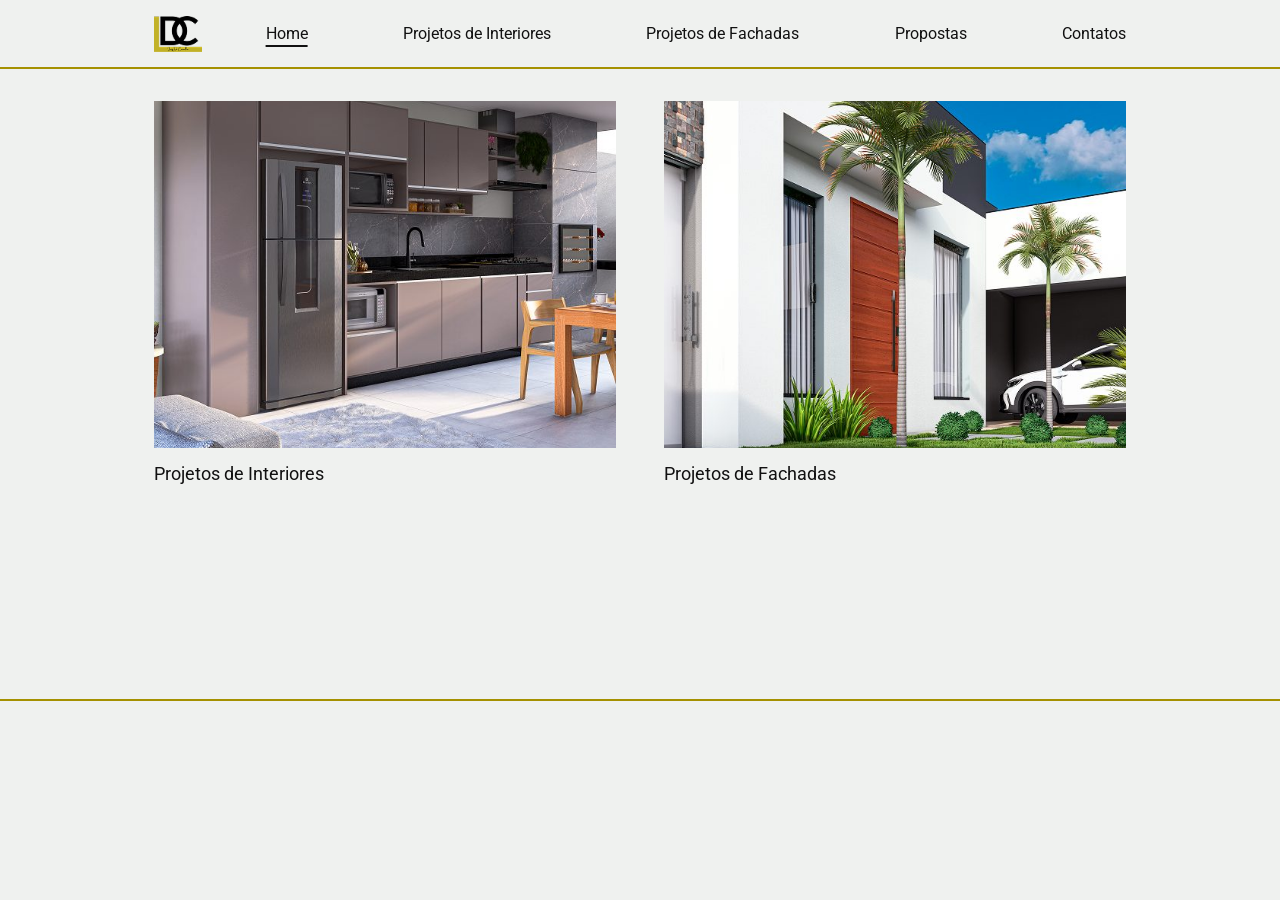
<file: index.html>
<!DOCTYPE html>
<html lang="pt-BR">
<head>
    <meta charset="UTF-8">
    <meta name="viewport" content="width=device-width, initial-scale=1.0">
    <title>Home | DC</title>
    <link rel="preconnect" href="https://fonts.googleapis.com">
    <link rel="preconnect" href="https://fonts.gstatic.com" crossorigin>
    <link href="https://fonts.googleapis.com/css2?family=Roboto:wght@400;500&display=swap" rel="stylesheet">
    <link rel="stylesheet" href="style.css">
</head>
<body>
    <header class="topo">
        <div class="topo__interno">
            <a class="logo" href="index.html" aria-label="DC, ir para a página inicial"><img src="img/logo.png" alt="" width="32" height="24"></a>
            <button class="menu-botao" type="button" aria-expanded="false" aria-controls="menu">Menu</button>
            <nav id="menu" class="menu" aria-label="Principal"><a href="index.html" aria-current="page">Home</a><a href="interiores.html">Projetos de Interiores</a><a href="fachadas.html">Projetos de Fachadas</a><a href="propostas.html">Propostas</a><a href="contatos.html">Contatos</a></nav>
        </div>
    </header>
    <main class="conteudo">
        <h1 class="sr-only">Home</h1>
        <div class="atalhos">
            <a class="atalho" href="interiores.html"><img src="img/interior-01.jpg" alt="" width="602" height="600"><span>Projetos de Interiores</span></a>
            <a class="atalho" href="fachadas.html"><img src="img/fachada-01.jpg" alt="" width="608" height="500"><span>Projetos de Fachadas</span></a>
        </div>
    </main>
    <footer class="rodape"></footer>
    <script src="app.js" defer></script>
</body>
</html>
</file>
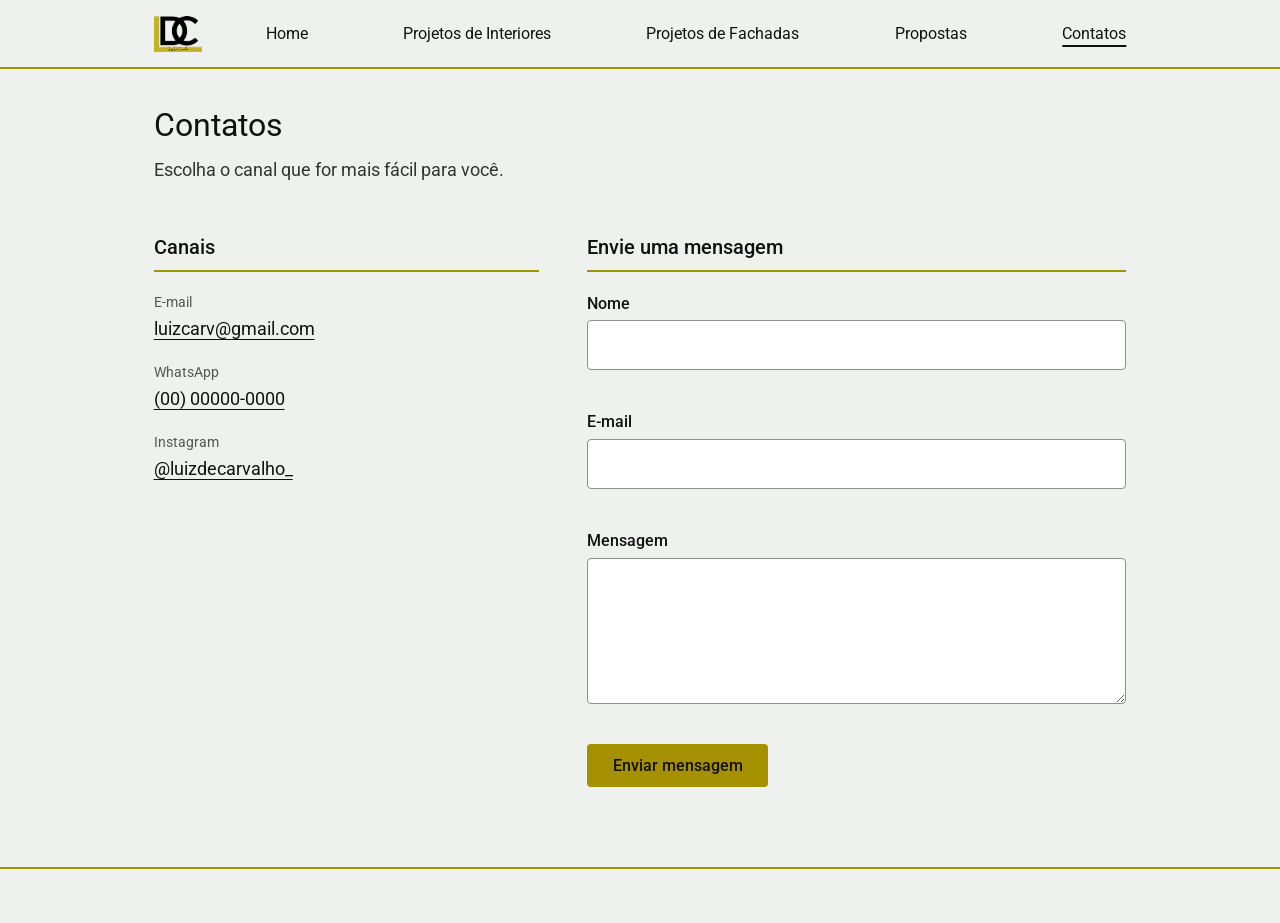
<file: contatos.html>
<!DOCTYPE html>
<html lang="pt-BR">
<head>
    <meta charset="UTF-8">
    <meta name="viewport" content="width=device-width, initial-scale=1.0">
    <title>Contatos | DC</title>
    <link rel="preconnect" href="https://fonts.googleapis.com">
    <link rel="preconnect" href="https://fonts.gstatic.com" crossorigin>
    <link href="https://fonts.googleapis.com/css2?family=Roboto:wght@400;500&display=swap" rel="stylesheet">
    <link rel="stylesheet" href="style.css">
</head>
<body>
    <header class="topo">
        <div class="topo__interno">
            <a class="logo" href="index.html" aria-label="DC, ir para a página inicial"><img src="img/logo.png" alt="" width="32" height="24"></a>
            <button class="menu-botao" type="button" aria-expanded="false" aria-controls="menu">Menu</button>
            <nav id="menu" class="menu" aria-label="Principal"><a href="index.html">Home</a><a href="interiores.html">Projetos de Interiores</a><a href="fachadas.html">Projetos de Fachadas</a><a href="propostas.html">Propostas</a><a href="contatos.html" aria-current="page">Contatos</a></nav>
        </div>
    </header>
    <main class="conteudo">
        <h1>Contatos</h1>
        <p class="lede">Escolha o canal que for mais fácil para você.</p>
        <div class="duas-colunas">
            <section aria-labelledby="t-canais">
                <h2 id="t-canais">Canais</h2>
                <ul class="canais">
                    <li><span>E-mail</span><a data-contato="email" href="mailto:seu-email@exemplo.com">seu-email@exemplo.com</a></li>
                    <li><span>WhatsApp</span><a data-contato="whatsapp" href="https://wa.me/5500000000000">(00) 00000-0000</a></li>
                    <li><span>Instagram</span><a data-contato="instagram" href="https://instagram.com/luizdecarvalho_">@luizdecarvalho_</a></li>
                </ul>
            </section>
            <section aria-labelledby="t-msg" class="bloco-form">
                <h2 id="t-msg">Envie uma mensagem</h2>
                <form data-assunto="Contato pelo site" novalidate>
            <div class="campo">
                <label for="nome">Nome</label>
                <input id="nome" name="nome" type="text" aria-describedby="nome-erro" autocomplete="name">
                <p id="nome-erro" class="erro" role="alert"></p>
            </div>
            <div class="campo">
                <label for="email">E-mail</label>
                <input id="email" name="email" type="email" aria-describedby="email-erro" autocomplete="email">
                <p id="email-erro" class="erro" role="alert"></p>
            </div>
            <div class="campo">
                <label for="mensagem">Mensagem</label>
                <textarea id="mensagem" name="mensagem" rows="5" aria-describedby="mensagem-erro"></textarea>
                <p id="mensagem-erro" class="erro" role="alert"></p>
            </div>
                    <button class="botao" type="submit">Enviar mensagem</button>
                    <p class="status" role="status"></p>
                </form>
            </section>
        </div>
    </main>
    <footer class="rodape"></footer>
    <script src="app.js" defer></script>
</body>
</html>
</file>
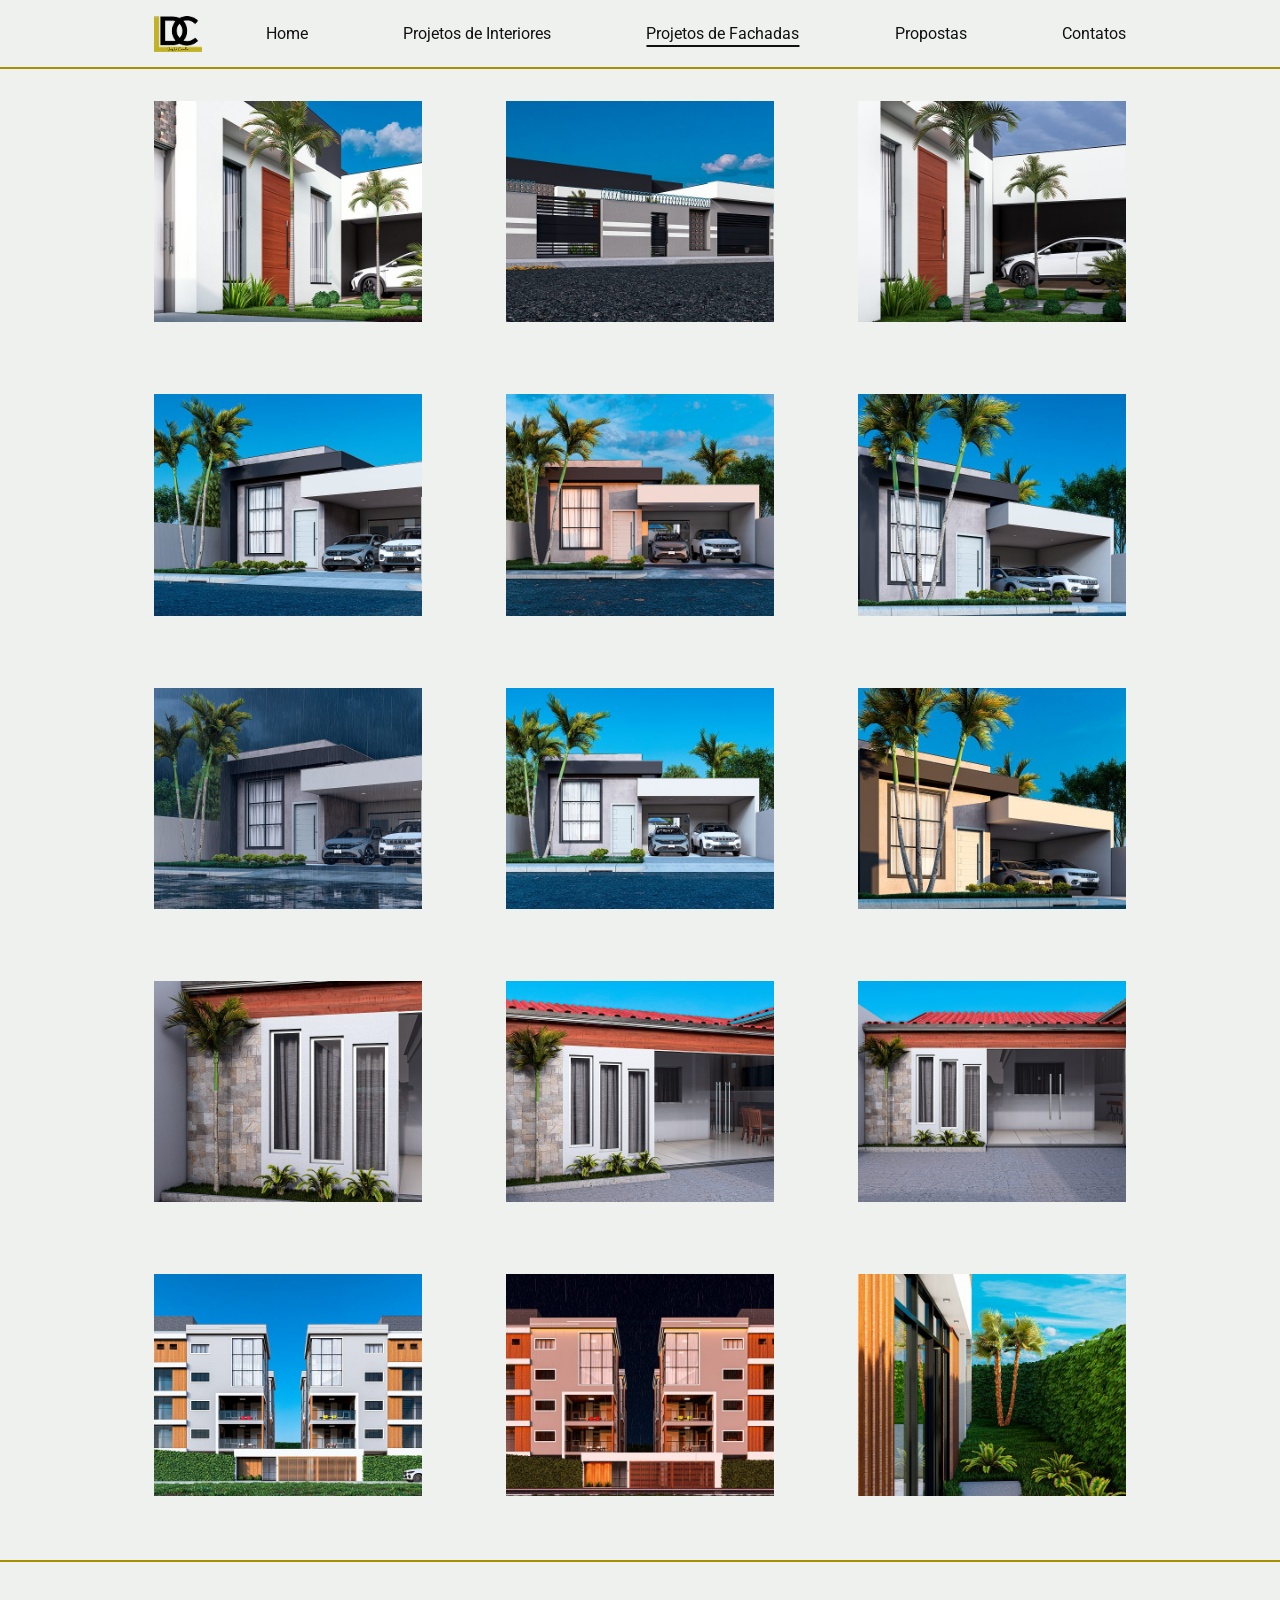
<file: fachadas.html>
<!DOCTYPE html>
<html lang="pt-BR">
<head>
    <meta charset="UTF-8">
    <meta name="viewport" content="width=device-width, initial-scale=1.0">
    <title>Projetos de Fachadas | DC</title>
    <link rel="preconnect" href="https://fonts.googleapis.com">
    <link rel="preconnect" href="https://fonts.gstatic.com" crossorigin>
    <link href="https://fonts.googleapis.com/css2?family=Roboto:wght@400;500&display=swap" rel="stylesheet">
    <link rel="stylesheet" href="style.css">
</head>
<body>
    <header class="topo">
        <div class="topo__interno">
            <a class="logo" href="index.html" aria-label="DC, ir para a página inicial"><img src="img/logo.png" alt="" width="32" height="24"></a>
            <button class="menu-botao" type="button" aria-expanded="false" aria-controls="menu">Menu</button>
            <nav id="menu" class="menu" aria-label="Principal"><a href="index.html">Home</a><a href="interiores.html">Projetos de Interiores</a><a href="fachadas.html" aria-current="page">Projetos de Fachadas</a><a href="propostas.html">Propostas</a><a href="contatos.html">Contatos</a></nav>
        </div>
    </header>
    <main class="conteudo">
        <h1 class="sr-only">Projetos de Fachadas</h1>
        <ul class="grade">
            <li><img src="img/fachada-01.jpg" alt="Render 3D de fachada, imagem 1 de 15" width="608" height="500" loading="lazy"></li>
            <li><img src="img/fachada-02.jpg" alt="Render 3D de fachada, imagem 2 de 15" width="608" height="500" loading="lazy"></li>
            <li><img src="img/fachada-03.jpg" alt="Render 3D de fachada, imagem 3 de 15" width="608" height="500" loading="lazy"></li>
            <li><img src="img/fachada-04.jpg" alt="Render 3D de fachada, imagem 4 de 15" width="608" height="500" loading="lazy"></li>
            <li><img src="img/fachada-05.jpg" alt="Render 3D de fachada, imagem 5 de 15" width="608" height="500" loading="lazy"></li>
            <li><img src="img/fachada-06.jpg" alt="Render 3D de fachada, imagem 6 de 15" width="608" height="500" loading="lazy"></li>
            <li><img src="img/fachada-07.jpg" alt="Render 3D de fachada, imagem 7 de 15" width="608" height="500" loading="lazy"></li>
            <li><img src="img/fachada-08.jpg" alt="Render 3D de fachada, imagem 8 de 15" width="608" height="500" loading="lazy"></li>
            <li><img src="img/fachada-09.jpg" alt="Render 3D de fachada, imagem 9 de 15" width="608" height="500" loading="lazy"></li>
            <li><img src="img/fachada-10.jpg" alt="Render 3D de fachada, imagem 10 de 15" width="608" height="500" loading="lazy"></li>
            <li><img src="img/fachada-11.jpg" alt="Render 3D de fachada, imagem 11 de 15" width="608" height="500" loading="lazy"></li>
            <li><img src="img/fachada-12.jpg" alt="Render 3D de fachada, imagem 12 de 15" width="608" height="500" loading="lazy"></li>
            <li><img src="img/fachada-13.jpg" alt="Render 3D de fachada, imagem 13 de 15" width="608" height="500" loading="lazy"></li>
            <li><img src="img/fachada-14.jpg" alt="Render 3D de fachada, imagem 14 de 15" width="608" height="500" loading="lazy"></li>
            <li><img src="img/fachada-15.jpg" alt="Render 3D de fachada, imagem 15 de 15" width="608" height="500" loading="lazy"></li>
        </ul>
    </main>
    <footer class="rodape"></footer>
    <script src="app.js" defer></script>
</body>
</html>
</file>
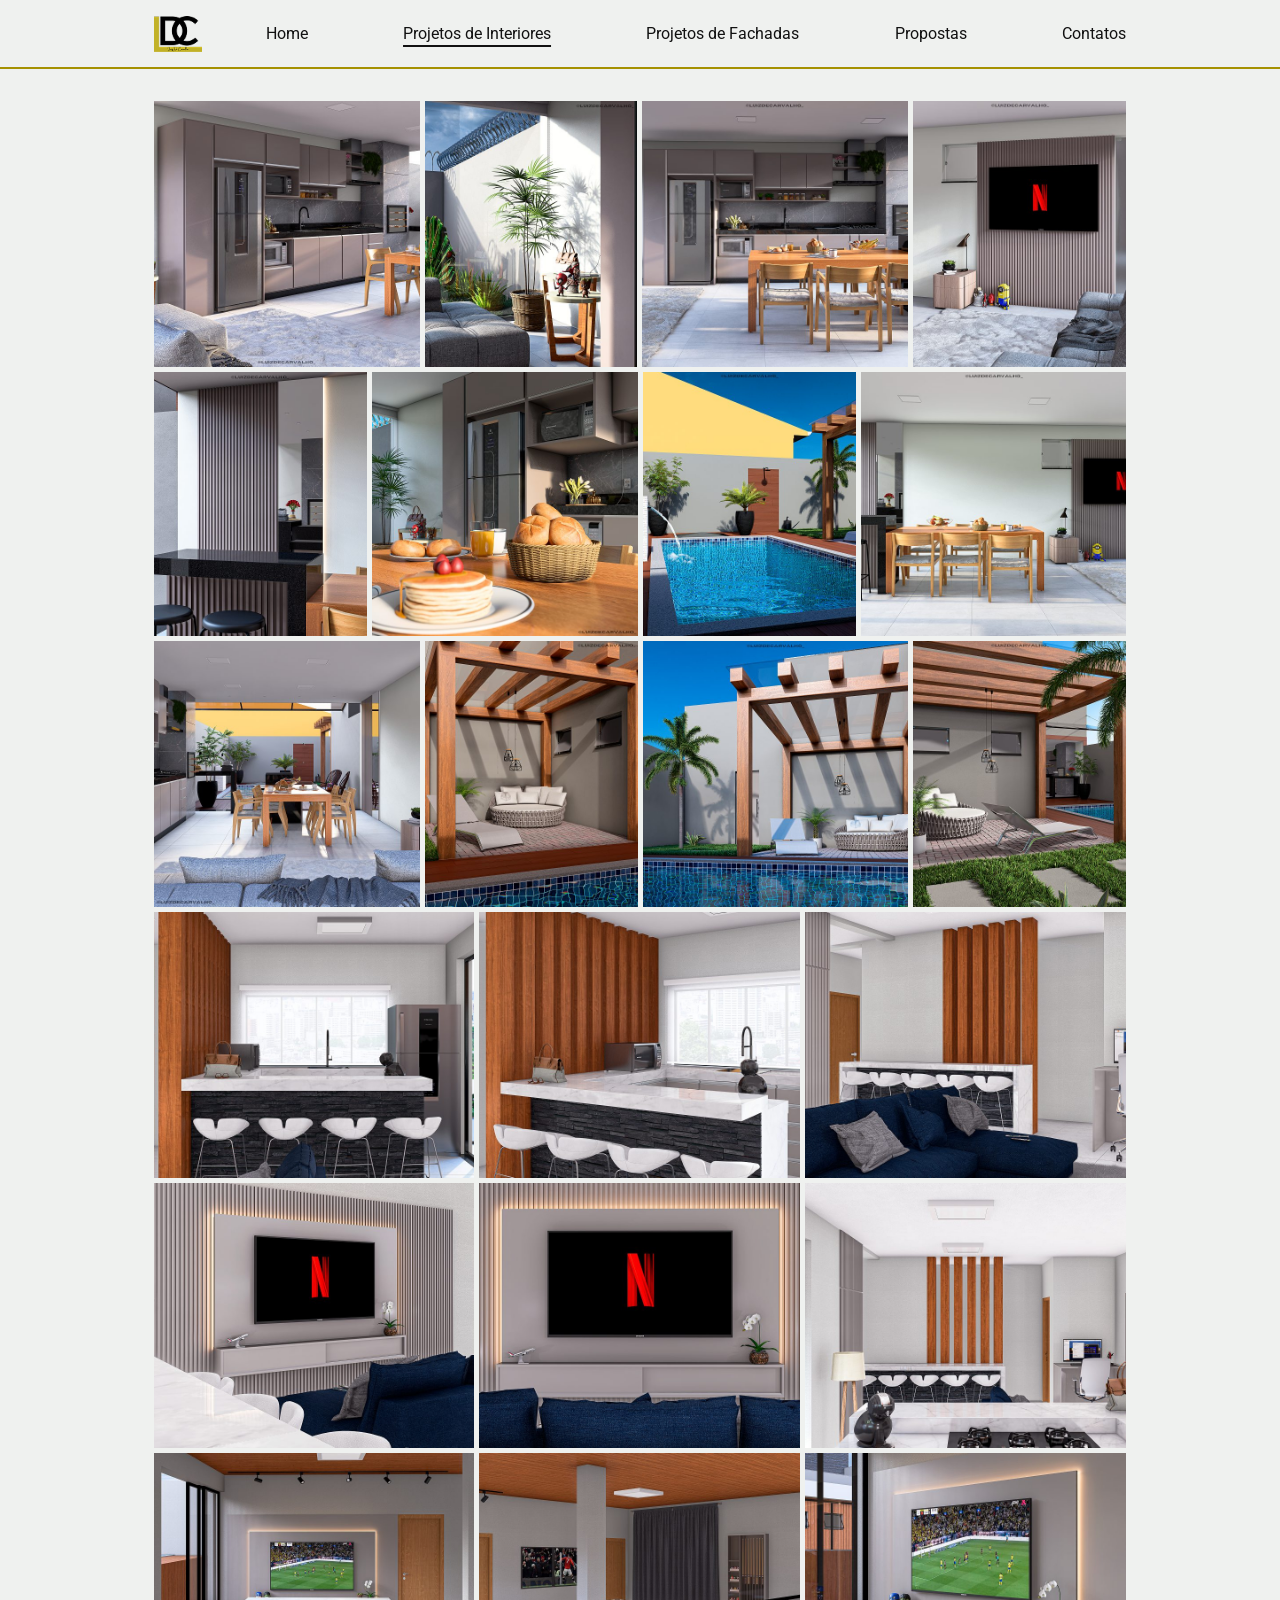
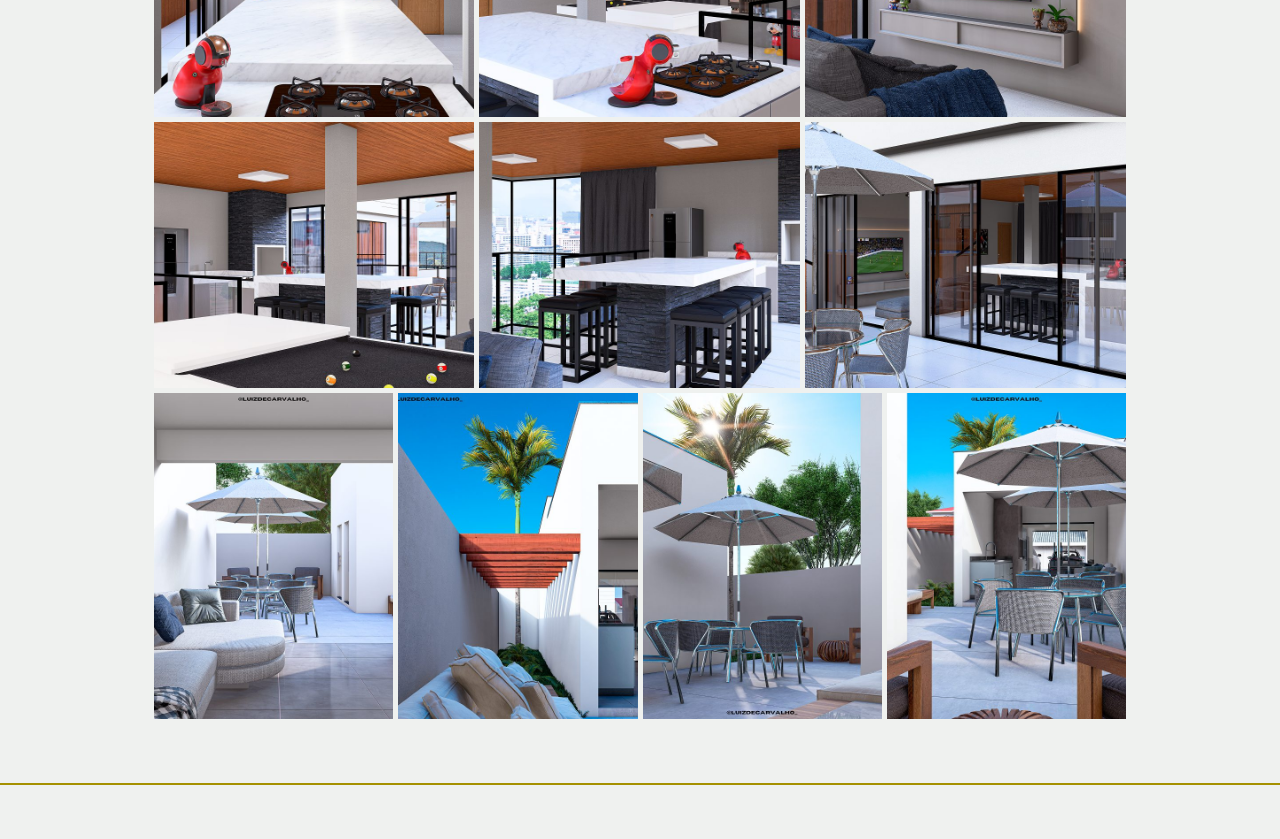
<file: interiores.html>
<!DOCTYPE html>
<html lang="pt-BR">
<head>
    <meta charset="UTF-8">
    <meta name="viewport" content="width=device-width, initial-scale=1.0">
    <title>Projetos de Interiores | DC</title>
    <link rel="preconnect" href="https://fonts.googleapis.com">
    <link rel="preconnect" href="https://fonts.gstatic.com" crossorigin>
    <link href="https://fonts.googleapis.com/css2?family=Roboto:wght@400;500&display=swap" rel="stylesheet">
    <link rel="stylesheet" href="style.css">
</head>
<body>
    <header class="topo">
        <div class="topo__interno">
            <a class="logo" href="index.html" aria-label="DC, ir para a página inicial"><img src="img/logo.png" alt="" width="32" height="24"></a>
            <button class="menu-botao" type="button" aria-expanded="false" aria-controls="menu">Menu</button>
            <nav id="menu" class="menu" aria-label="Principal"><a href="index.html">Home</a><a href="interiores.html" aria-current="page">Projetos de Interiores</a><a href="fachadas.html">Projetos de Fachadas</a><a href="propostas.html">Propostas</a><a href="contatos.html">Contatos</a></nav>
        </div>
    </header>
    <main class="conteudo">
        <h1 class="sr-only">Projetos de Interiores</h1>
        <div class="mosaico">
            <div class="linha" style="aspect-ratio:2194/600"><img src="img/interior-01.jpg" alt="Render 3D de ambiente interno, imagem 1 de 28" width="602" height="600" style="flex-grow:602" loading="lazy"><img src="img/interior-02.jpg" alt="Render 3D de ambiente interno, imagem 2 de 28" width="478" height="600" style="flex-grow:478" loading="lazy"><img src="img/interior-03.jpg" alt="Render 3D de ambiente interno, imagem 3 de 28" width="602" height="600" style="flex-grow:602" loading="lazy"><img src="img/interior-04.jpg" alt="Render 3D de ambiente interno, imagem 4 de 28" width="482" height="600" style="flex-grow:482" loading="lazy"></div>
            <div class="linha" style="aspect-ratio:2202/598"><img src="img/interior-05.jpg" alt="Render 3D de ambiente interno, imagem 5 de 28" width="484" height="598" style="flex-grow:484" loading="lazy"><img src="img/interior-06.jpg" alt="Render 3D de ambiente interno, imagem 6 de 28" width="604" height="598" style="flex-grow:604" loading="lazy"><img src="img/interior-07.jpg" alt="Render 3D de ambiente interno, imagem 7 de 28" width="482" height="598" style="flex-grow:482" loading="lazy"><img src="img/interior-08.jpg" alt="Render 3D de ambiente interno, imagem 8 de 28" width="602" height="598" style="flex-grow:602" loading="lazy"></div>
            <div class="linha" style="aspect-ratio:2194/600"><img src="img/interior-09.jpg" alt="Render 3D de ambiente interno, imagem 9 de 28" width="602" height="600" style="flex-grow:602" loading="lazy"><img src="img/interior-10.jpg" alt="Render 3D de ambiente interno, imagem 10 de 28" width="482" height="600" style="flex-grow:482" loading="lazy"><img src="img/interior-11.jpg" alt="Render 3D de ambiente interno, imagem 11 de 28" width="598" height="600" style="flex-grow:598" loading="lazy"><img src="img/interior-12.jpg" alt="Render 3D de ambiente interno, imagem 12 de 28" width="482" height="600" style="flex-grow:482" loading="lazy"></div>
            <div class="linha" style="aspect-ratio:2194/598"><img src="img/interior-13.jpg" alt="Render 3D de ambiente interno, imagem 13 de 28" width="724" height="598" style="flex-grow:724" loading="lazy"><img src="img/interior-14.jpg" alt="Render 3D de ambiente interno, imagem 14 de 28" width="724" height="598" style="flex-grow:724" loading="lazy"><img src="img/interior-15.jpg" alt="Render 3D de ambiente interno, imagem 15 de 28" width="726" height="598" style="flex-grow:726" loading="lazy"></div>
            <div class="linha" style="aspect-ratio:2194/598"><img src="img/interior-16.jpg" alt="Render 3D de ambiente interno, imagem 16 de 28" width="724" height="598" style="flex-grow:724" loading="lazy"><img src="img/interior-17.jpg" alt="Render 3D de ambiente interno, imagem 17 de 28" width="724" height="598" style="flex-grow:724" loading="lazy"><img src="img/interior-18.jpg" alt="Render 3D de ambiente interno, imagem 18 de 28" width="726" height="598" style="flex-grow:726" loading="lazy"></div>
            <div class="linha" style="aspect-ratio:2194/596"><img src="img/interior-19.jpg" alt="Render 3D de ambiente interno, imagem 19 de 28" width="724" height="596" style="flex-grow:724" loading="lazy"><img src="img/interior-20.jpg" alt="Render 3D de ambiente interno, imagem 20 de 28" width="724" height="596" style="flex-grow:724" loading="lazy"><img src="img/interior-21.jpg" alt="Render 3D de ambiente interno, imagem 21 de 28" width="726" height="596" style="flex-grow:726" loading="lazy"></div>
            <div class="linha" style="aspect-ratio:2194/600"><img src="img/interior-22.jpg" alt="Render 3D de ambiente interno, imagem 22 de 28" width="724" height="600" style="flex-grow:724" loading="lazy"><img src="img/interior-23.jpg" alt="Render 3D de ambiente interno, imagem 23 de 28" width="724" height="600" style="flex-grow:724" loading="lazy"><img src="img/interior-24.jpg" alt="Render 3D de ambiente interno, imagem 24 de 28" width="726" height="600" style="flex-grow:726" loading="lazy"></div>
            <div class="linha" style="aspect-ratio:2202/738"><img src="img/interior-25.jpg" alt="Render 3D de ambiente interno, imagem 25 de 28" width="544" height="738" style="flex-grow:544" loading="lazy"><img src="img/interior-26.jpg" alt="Render 3D de ambiente interno, imagem 26 de 28" width="542" height="738" style="flex-grow:542" loading="lazy"><img src="img/interior-27.jpg" alt="Render 3D de ambiente interno, imagem 27 de 28" width="542" height="738" style="flex-grow:542" loading="lazy"><img src="img/interior-28.jpg" alt="Render 3D de ambiente interno, imagem 28 de 28" width="544" height="738" style="flex-grow:544" loading="lazy"></div>
        </div>
    </main>
    <footer class="rodape"></footer>
    <script src="app.js" defer></script>
</body>
</html>
</file>
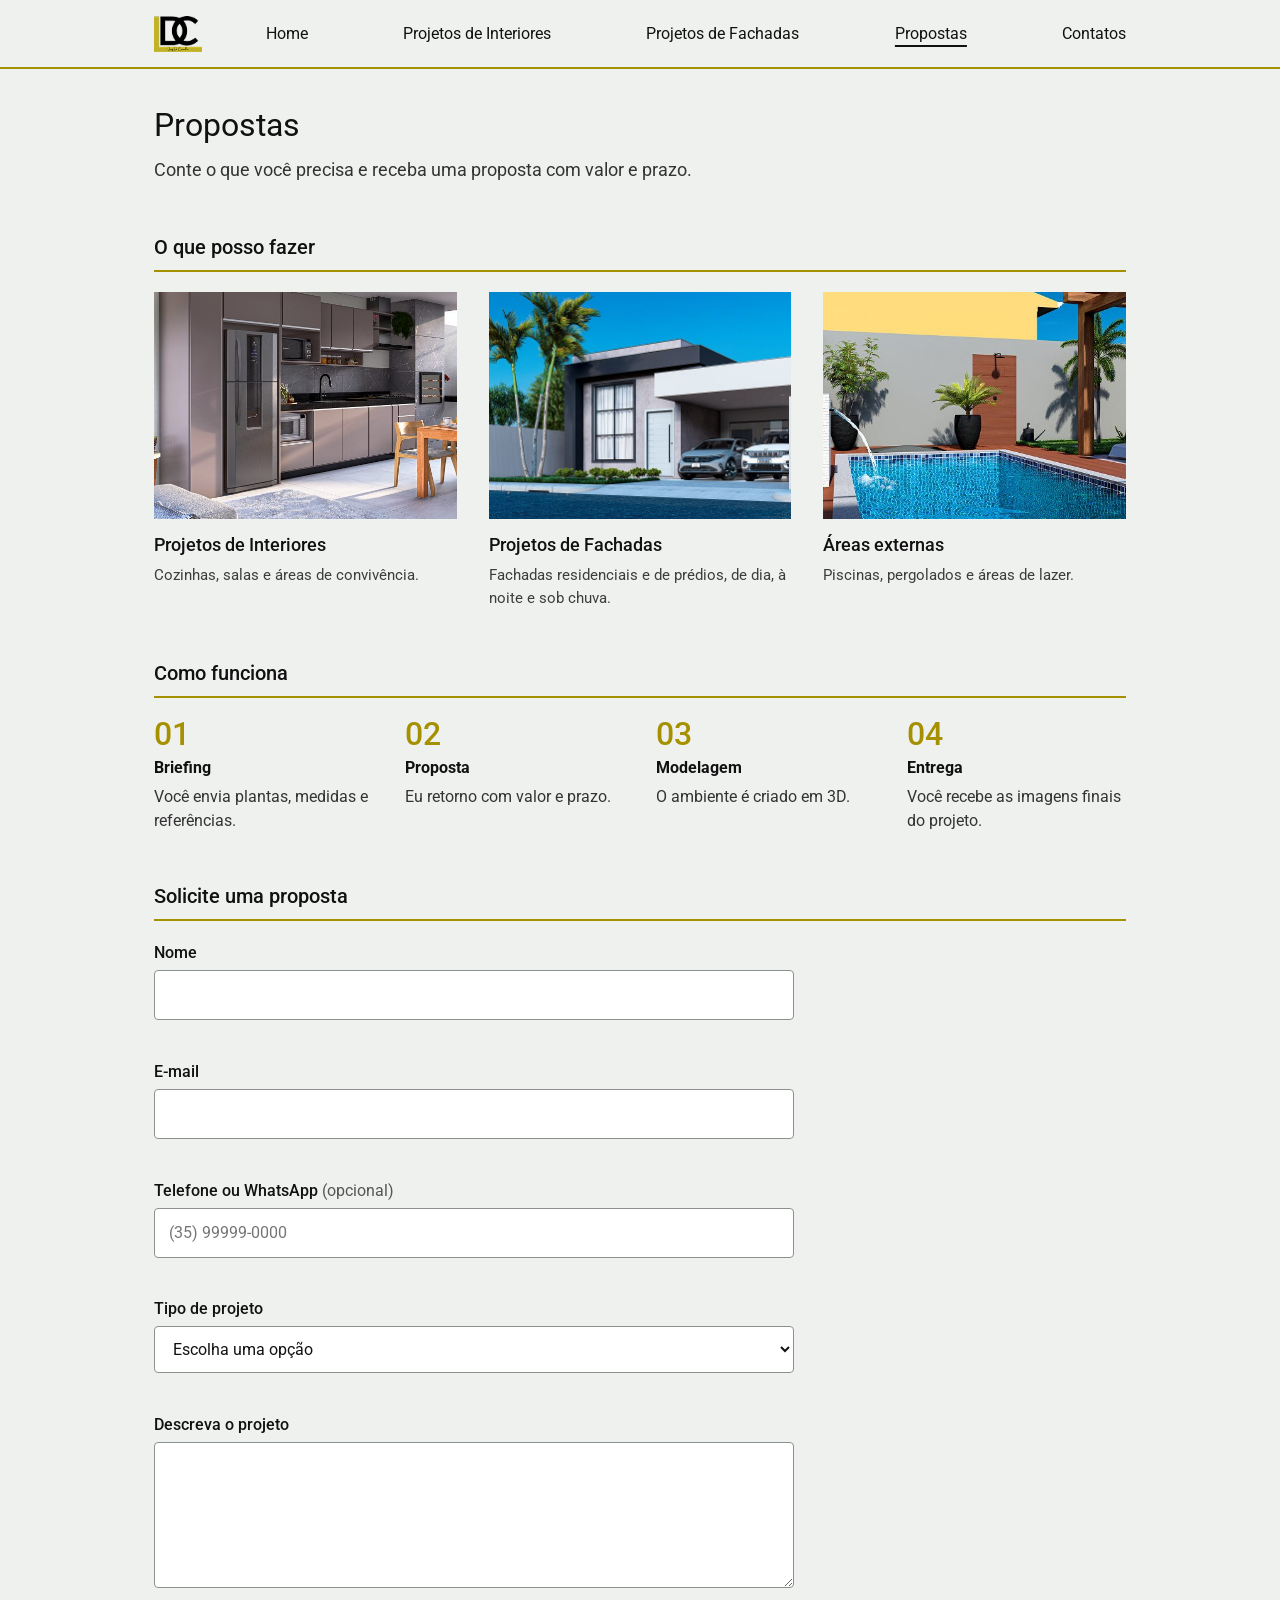
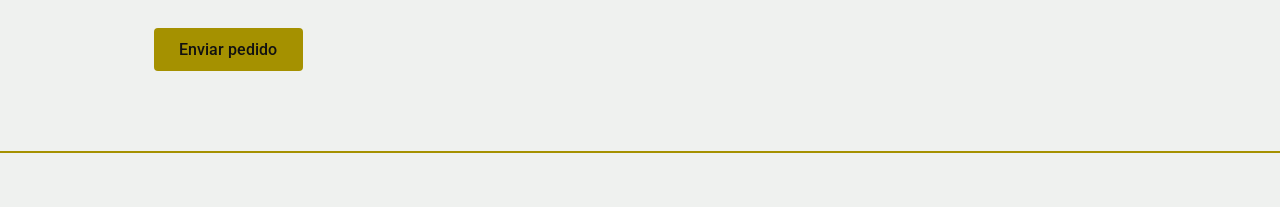
<file: propostas.html>
<!DOCTYPE html>
<html lang="pt-BR">
<head>
    <meta charset="UTF-8">
    <meta name="viewport" content="width=device-width, initial-scale=1.0">
    <title>Propostas | DC</title>
    <link rel="preconnect" href="https://fonts.googleapis.com">
    <link rel="preconnect" href="https://fonts.gstatic.com" crossorigin>
    <link href="https://fonts.googleapis.com/css2?family=Roboto:wght@400;500&display=swap" rel="stylesheet">
    <link rel="stylesheet" href="style.css">
</head>
<body>
    <header class="topo">
        <div class="topo__interno">
            <a class="logo" href="index.html" aria-label="DC, ir para a página inicial"><img src="img/logo.png" alt="" width="32" height="24"></a>
            <button class="menu-botao" type="button" aria-expanded="false" aria-controls="menu">Menu</button>
            <nav id="menu" class="menu" aria-label="Principal"><a href="index.html">Home</a><a href="interiores.html">Projetos de Interiores</a><a href="fachadas.html">Projetos de Fachadas</a><a href="propostas.html" aria-current="page">Propostas</a><a href="contatos.html">Contatos</a></nav>
        </div>
    </header>
    <main class="conteudo">
        <h1>Propostas</h1>
        <p class="lede">Conte o que você precisa e receba uma proposta com valor e prazo.</p>

        <section aria-labelledby="t-servicos">
            <h2 id="t-servicos">O que posso fazer</h2>
            <ul class="servicos">
                <li><a href="interiores.html"><img src="img/interior-01.jpg" alt="" width="800" height="640" loading="lazy"><span>Projetos de Interiores</span><small>Cozinhas, salas e áreas de convivência.</small></a></li>
                <li><a href="fachadas.html"><img src="img/fachada-04.jpg" alt="" width="800" height="660" loading="lazy"><span>Projetos de Fachadas</span><small>Fachadas residenciais e de prédios, de dia, à noite e sob chuva.</small></a></li>
                <li><a href="interiores.html"><img src="img/interior-07.jpg" alt="" width="800" height="640" loading="lazy"><span>Áreas externas</span><small>Piscinas, pergolados e áreas de lazer.</small></a></li>
            </ul>
        </section>

        <section aria-labelledby="t-passos">
            <h2 id="t-passos">Como funciona</h2>
            <ol class="passos">
                <li><strong>Briefing</strong><span>Você envia plantas, medidas e referências.</span></li>
                <li><strong>Proposta</strong><span>Eu retorno com valor e prazo.</span></li>
                <li><strong>Modelagem</strong><span>O ambiente é criado em 3D.</span></li>
                <li><strong>Entrega</strong><span>Você recebe as imagens finais do projeto.</span></li>
            </ol>
        </section>

        <section aria-labelledby="t-form" class="bloco-form">
            <h2 id="t-form">Solicite uma proposta</h2>
            <form data-assunto="Pedido de proposta" novalidate>
            <div class="campo">
                <label for="nome">Nome</label>
                <input id="nome" name="nome" type="text" aria-describedby="nome-erro" autocomplete="name">
                <p id="nome-erro" class="erro" role="alert"></p>
            </div>
            <div class="campo">
                <label for="email">E-mail</label>
                <input id="email" name="email" type="email" aria-describedby="email-erro" autocomplete="email">
                <p id="email-erro" class="erro" role="alert"></p>
            </div>
            <div class="campo">
                <label for="telefone">Telefone ou WhatsApp <span class="opcional">(opcional)</span></label>
                <input id="telefone" name="telefone" type="tel" aria-describedby="telefone-erro" inputmode="tel" autocomplete="tel" placeholder="(35) 99999-0000">
                <p id="telefone-erro" class="erro" role="alert"></p>
            </div>
            <div class="campo">
                <label for="tipo">Tipo de projeto</label>
                <select id="tipo" name="tipo" aria-describedby="tipo-erro">
                    <option value="">Escolha uma opção</option>
                    <option>Interiores</option>
                    <option>Fachada</option>
                    <option>Área externa</option>
                    <option>Outro</option>
                </select>
                <p id="tipo-erro" class="erro" role="alert"></p>
            </div>
            <div class="campo">
                <label for="mensagem">Descreva o projeto</label>
                <textarea id="mensagem" name="mensagem" rows="5" aria-describedby="mensagem-erro"></textarea>
                <p id="mensagem-erro" class="erro" role="alert"></p>
            </div>
                <button class="botao" type="submit">Enviar pedido</button>
                <p class="status" role="status"></p>
            </form>
        </section>
    </main>
    <footer class="rodape"></footer>
    <script src="app.js" defer></script>
</body>
</html>
</file>
<file: style.css>
:root {
    --fundo: #eff1ef;
    --ouro: #a59100;
    --foco: #6f6100;
    --texto: #111;
    --c: min(76vw, 1332px);
}

* { box-sizing: border-box; margin: 0; }
body { font-family: Roboto, system-ui, sans-serif; background: var(--fundo); color: var(--texto); line-height: 1.5; }
img { display: block; max-width: 100%; height: auto; }
:focus-visible { outline: 3px solid var(--foco); outline-offset: 3px; }
.sr-only { position: absolute; width: 1px; height: 1px; overflow: hidden; clip: rect(0 0 0 0); white-space: nowrap; }

/* Topo */
.topo { border-bottom: 2px solid var(--ouro); }
.topo__interno { display: flex; align-items: center; justify-content: space-between; width: var(--c); min-height: 4.2rem; margin: 0 auto; }
.logo img { width: 48px; height: auto; }
.menu { display: flex; flex: 1; justify-content: space-between; margin-left: 4rem; }
.menu a { color: var(--texto); text-decoration: none; padding: .25rem 0; }
.menu a:hover, .menu a[aria-current="page"] { text-decoration: underline; text-decoration-thickness: 1.5px; text-underline-offset: 6px; }
.menu-botao { display: none; padding: .4rem .9rem; border: 2px solid var(--ouro); border-radius: 6px; background: none; color: var(--texto); font: inherit; cursor: pointer; }

.conteudo { width: var(--c); min-height: 70vh; margin: 0 auto; padding: 2rem 0 4rem; }
.rodape { height: 3.5rem; border-top: 2px solid var(--ouro); }
.aviso { margin-top: 1rem; color: #3d3d3d; }

/* Fachadas: 3 colunas */
.grade { display: grid; grid-template-columns: repeat(3, 1fr); column-gap: 8.56%; row-gap: calc(var(--c) * .074); padding: 0; list-style: none; }
.grade img { width: 100%; aspect-ratio: 368 / 303; object-fit: cover; }

/* Interiores: linhas com imagens de larguras diferentes */
.mosaico { display: flex; flex-direction: column; gap: 5px; }
.linha { display: flex; gap: 5px; }
.linha img { flex: 1 1 0; min-width: 0; height: 100%; object-fit: cover; }

/* Home */
.atalhos { display: grid; grid-template-columns: 1fr 1fr; gap: 3rem; }
.atalho { color: var(--texto); text-decoration: none; }
.atalho img { width: 100%; aspect-ratio: 4 / 3; object-fit: cover; }
.atalho span { display: inline-block; margin-top: .75rem; font-size: 1.15rem; }
.atalho:hover span { text-decoration: underline; text-underline-offset: 6px; }

@media (max-width: 760px) {
    :root { --c: calc(100vw - 2rem); }
    .menu-botao { display: block; }
    .menu { position: absolute; top: 4.2rem; left: 0; right: 0; z-index: 5; display: none; flex-direction: column; margin: 0; padding: .5rem 1rem 1rem; background: var(--fundo); border-bottom: 2px solid var(--ouro); }
    .menu--aberto { display: flex; }
    .menu a { padding: .8rem 0; }
    .topo { position: relative; }
    .grade { grid-template-columns: 1fr; row-gap: 1.5rem; }
    .mosaico { display: grid; grid-template-columns: 1fr 1fr; gap: 6px; }
    .linha { display: contents; }
    .linha img { aspect-ratio: 1; height: auto; }
    .atalhos { grid-template-columns: 1fr; gap: 2rem; }
}

/* Propostas e Contatos */
h1 { font-size: 2rem; font-weight: 400; margin-bottom: .5rem; }
h2 { font-size: 1.25rem; font-weight: 500; margin: 3rem 0 1.25rem; padding-bottom: .5rem; border-bottom: 2px solid var(--ouro); }
.lede { max-width: 40rem; font-size: 1.1rem; color: #333; }

.servicos { display: grid; grid-template-columns: repeat(3, 1fr); gap: 2rem; padding: 0; list-style: none; }
.servicos a { display: grid; gap: .35rem; color: var(--texto); text-decoration: none; }
.servicos img { width: 100%; aspect-ratio: 4 / 3; object-fit: cover; margin-bottom: .5rem; }
.servicos span { font-size: 1.1rem; font-weight: 500; }
.servicos small { font-size: .95rem; color: #3d3d3d; }
.servicos a:hover span { text-decoration: underline; text-underline-offset: 5px; }

.passos { display: grid; grid-template-columns: repeat(4, 1fr); gap: 2rem; padding: 0; list-style: none; counter-reset: passo; }
.passos li { display: grid; gap: .35rem; align-content: start; counter-increment: passo; }
.passos li::before { content: "0" counter(passo); color: var(--ouro); font-size: 2rem; font-weight: 500; line-height: 1; }
.passos span { color: #333; }

.bloco-form form { display: grid; gap: 1rem; max-width: 40rem; }
.campo { display: grid; gap: .3rem; }
label { font-weight: 500; }
.opcional { font-weight: 400; color: #555; }
input, select, textarea { width: 100%; padding: .75rem .9rem; border: 1.5px solid #8d918d; border-radius: 4px; background: #fff; color: var(--texto); font: inherit; }
input[aria-invalid="true"], select[aria-invalid="true"], textarea[aria-invalid="true"] { border-color: #b00020; }
.erro { min-height: 1.2rem; color: #b00020; font-size: .9rem; }
.botao { justify-self: start; padding: .75rem 1.6rem; border: 0; border-radius: 4px; background: var(--ouro); color: #111; font: 500 1rem Roboto, sans-serif; cursor: pointer; }
.botao:hover { background: #8d7b00; color: #fff; }
.status { color: #2b4b2b; }

.duas-colunas { display: grid; grid-template-columns: 1fr 1.4fr; gap: 3rem; }
.canais { display: grid; gap: 1.25rem; padding: 0; list-style: none; }
.canais li { display: grid; gap: .15rem; }
.canais span { font-size: .9rem; color: #555; }
.canais a { color: var(--texto); font-size: 1.1rem; text-underline-offset: 4px; }

@media (max-width: 900px) {
    .servicos { grid-template-columns: 1fr; }
    .passos { grid-template-columns: 1fr 1fr; }
    .duas-colunas { grid-template-columns: 1fr; gap: 0; }
}
@media (max-width: 520px) { .passos { grid-template-columns: 1fr; } }
</file>
